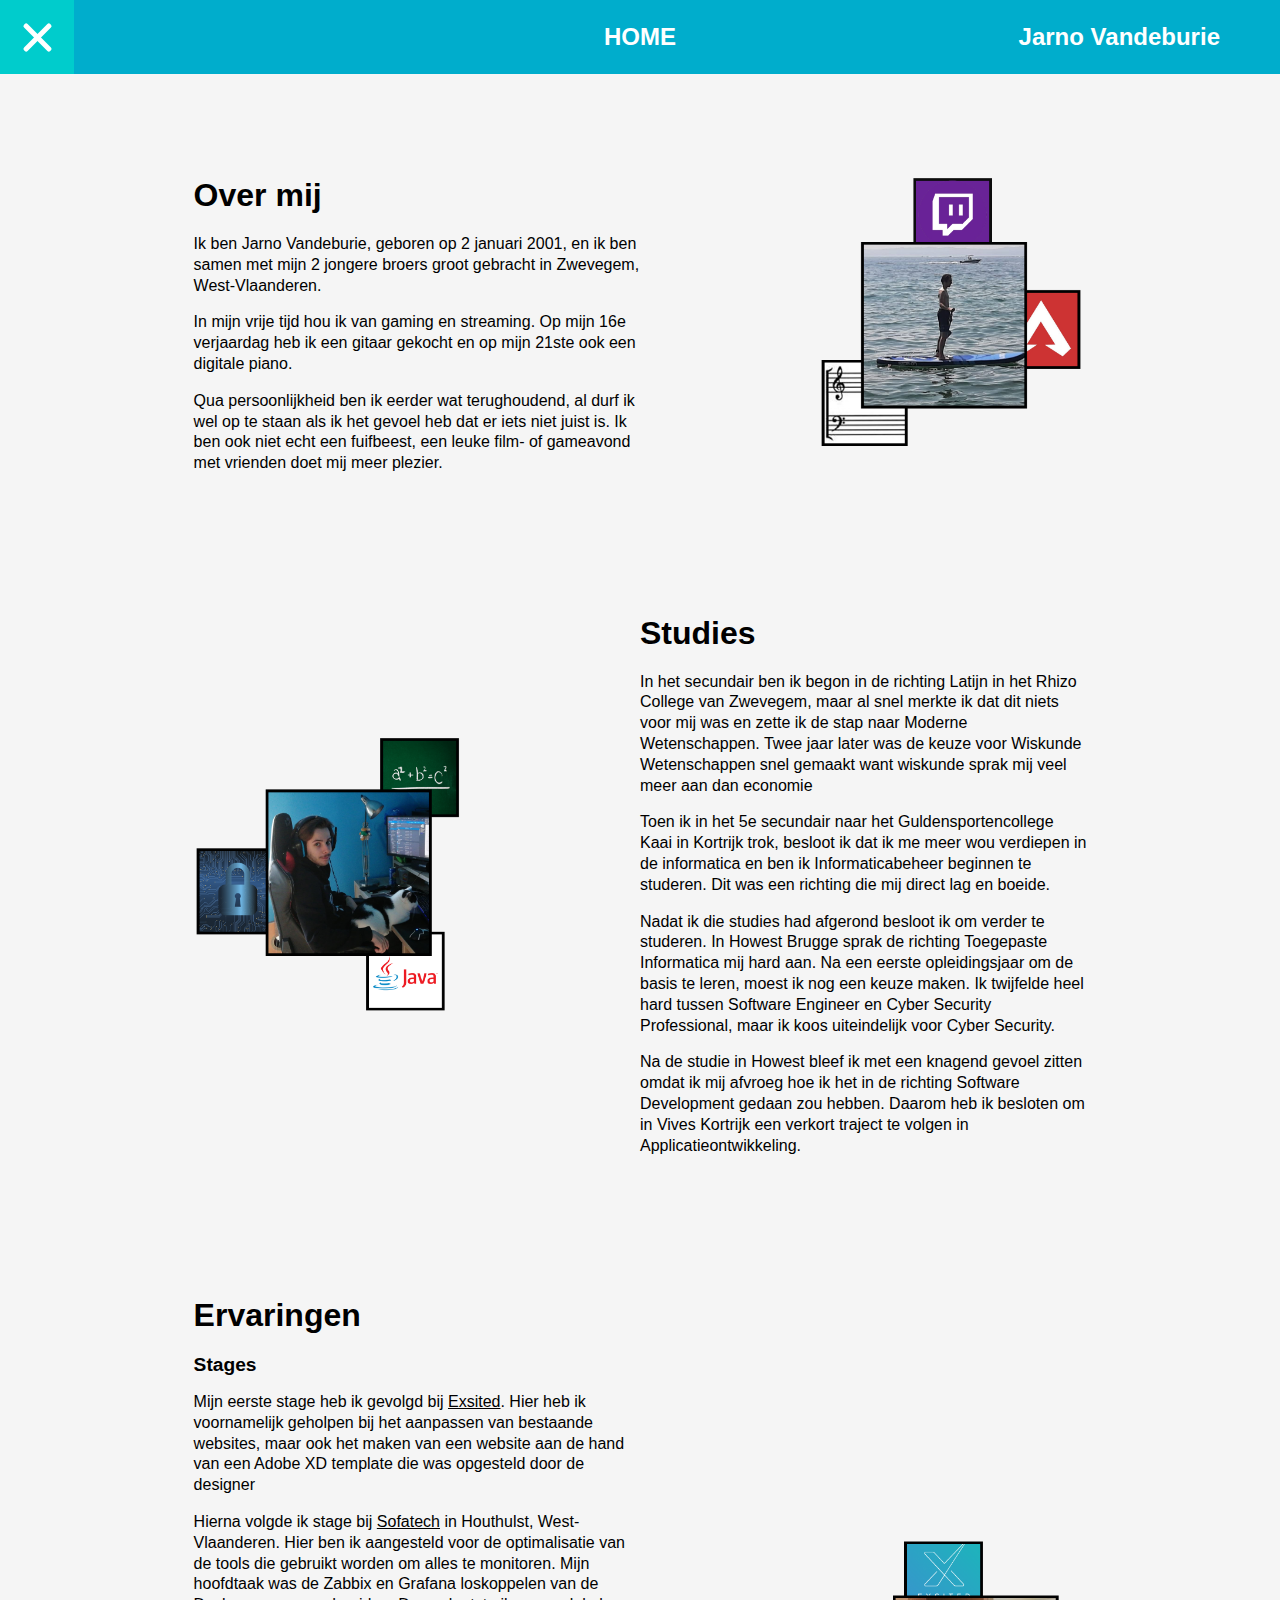
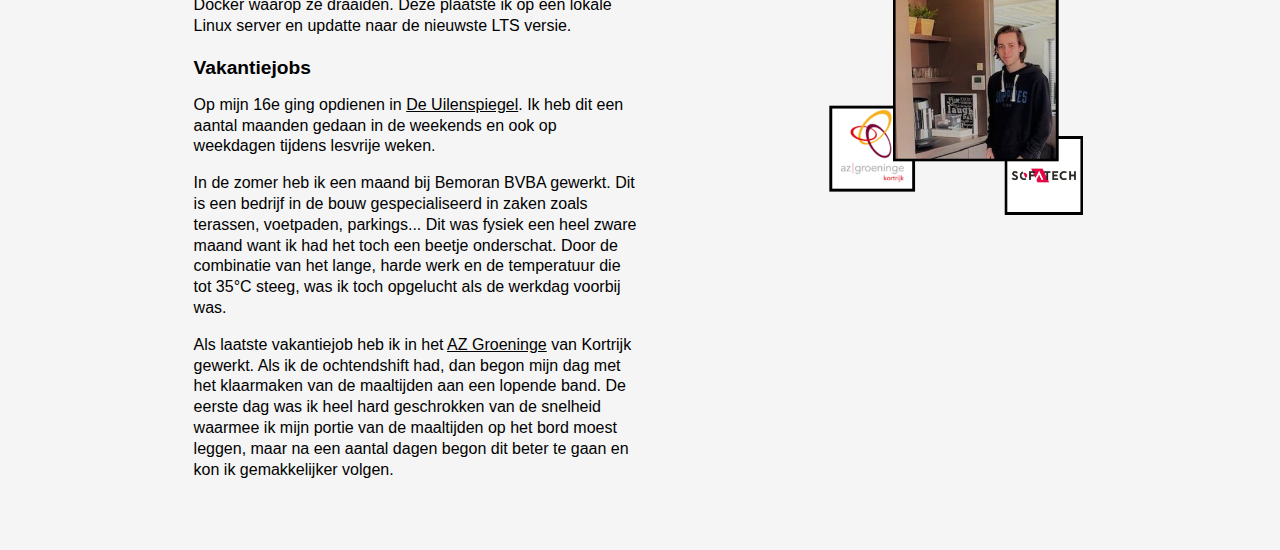
<file: index.html>
<!doctype html>
<html lang="en">

<head>
    <meta charset="UTF-8">
    <meta name="viewport"
        content="width=device-width, user-scalable=no, initial-scale=1.0, maximum-scale=1.0, minimum-scale=1.0">
    <meta http-equiv="X-UA-Compatible" content="ie=edge">
    <link rel="stylesheet" href="assets/css/home.css" />
    <title>Home</title>
</head>

<body>

    <header>
        <div class="sidebar">
        </div>

        <p>Home</p>
        <p><a href="index.html">Jarno Vandeburie</a></p>
    </header>

    <main>
        <section>
            <div>
                <h1>Over mij</h1>
                <p>Ik ben Jarno Vandeburie, geboren op 2 januari 2001, en ik ben samen met mijn 2 jongere broers groot
                    gebracht in Zwevegem, West-Vlaanderen.</p>
                <p>In mijn vrije tijd hou ik van gaming en streaming. Op mijn 16e verjaardag heb ik een gitaar gekocht
                    en op mijn 21ste ook een digitale piano.</p>
                <p>Qua persoonlijkheid ben ik eerder wat terughoudend, al durf ik wel op te staan als ik het gevoel heb
                    dat er iets niet juist is. Ik ben ook niet echt een fuifbeest, een leuke film- of gameavond met
                    vrienden doet mij meer plezier.</p>
            </div>
            <img src="assets/images/over-mij.png" alt="">
        </section>

        <section class="reverse">
            <div>
                <h1>Studies</h1>
                <p>In het secundair ben ik begon in de richting Latijn in het Rhizo College van Zwevegem, maar al snel
                    merkte ik dat dit niets voor mij was en zette ik de stap naar Moderne Wetenschappen. Twee jaar later
                    was de keuze voor Wiskunde Wetenschappen snel gemaakt want wiskunde sprak mij veel meer aan dan
                    economie</p>
                <p>Toen ik in het 5e secundair naar het Guldensportencollege Kaai in Kortrijk trok, besloot ik dat ik me
                    meer wou verdiepen in de informatica en ben ik Informaticabeheer beginnen te studeren. Dit was een
                    richting die mij direct lag en boeide.</p>
                <p>Nadat ik die studies had afgerond besloot ik om verder te studeren. In Howest Brugge sprak de
                    richting Toegepaste Informatica mij hard aan. Na een eerste opleidingsjaar om de basis te leren,
                    moest ik nog een keuze maken. Ik twijfelde heel hard tussen Software Engineer en Cyber Security
                    Professional, maar ik koos uiteindelijk voor Cyber Security.</p>
                <p>Na de studie in Howest bleef ik met een knagend gevoel zitten omdat ik mij afvroeg hoe ik het in de
                    richting Software Development gedaan zou hebben. Daarom heb ik besloten om in Vives Kortrijk een
                    verkort traject te volgen in Applicatieontwikkeling.</p>
            </div>
            <img src="assets/images/studies.png" alt="">
        </section>

        <section>
            <div>
                <h1>Ervaringen</h1>
                <h2>Stages</h2>
                <p>Mijn eerste stage heb ik gevolgd bij <a href="https://exsited.be" target="_blank">Exsited</a>. Hier
                    heb ik voornamelijk geholpen bij het aanpassen van bestaande websites, maar ook het maken van een
                    website aan de hand van een Adobe XD template die was opgesteld door de designer</p>
                <p>Hierna volgde ik stage bij <a href="https://www.sofatech.be/nl/home" target="_blank">Sofatech</a> in
                    Houthulst, West-Vlaanderen. Hier ben ik aangesteld voor de optimalisatie van de tools die gebruikt
                    worden om alles te monitoren. Mijn hoofdtaak was de Zabbix en Grafana loskoppelen van de Docker
                    waarop ze draaiden. Deze plaatste ik op een lokale Linux server en updatte naar de nieuwste LTS
                    versie.</p>
                <h2>Vakantiejobs</h2>
                <p>Op mijn 16e ging opdienen in <a href="https://www.uilenspiegel-zwevegem.be" target="_blank">De
                        Uilenspiegel</a>. Ik heb dit een aantal maanden gedaan in de weekends en ook op weekdagen
                    tijdens lesvrije weken.</p>
                <p>In de zomer heb ik een maand bij Bemoran BVBA gewerkt. Dit is een bedrijf in de bouw gespecialiseerd
                    in zaken zoals terassen, voetpaden, parkings... Dit was fysiek een heel zware maand want ik had het
                    toch een beetje onderschat. Door de combinatie van het lange, harde werk en de temperatuur die tot
                    35°C steeg, was ik toch opgelucht als de werkdag voorbij was.</p>
                <p>Als laatste vakantiejob heb ik in het <a href="https://www.azgroeninge.be/nl" target="_blank">AZ
                        Groeninge</a> van Kortrijk gewerkt. Als ik de ochtendshift had, dan begon mijn dag met het
                    klaarmaken van de maaltijden aan een lopende band. De eerste dag was ik heel hard geschrokken van de
                    snelheid waarmee ik mijn portie van de maaltijden op het bord moest leggen, maar na een aantal dagen
                    begon dit beter te gaan en kon ik gemakkelijker volgen.</p>
            </div>
            <img src="assets/images/ervaringen.png" alt="">
        </section>
    </main>

    <script src="assets/js/sidemenu.js"></script>
</body>

</html>
</file>
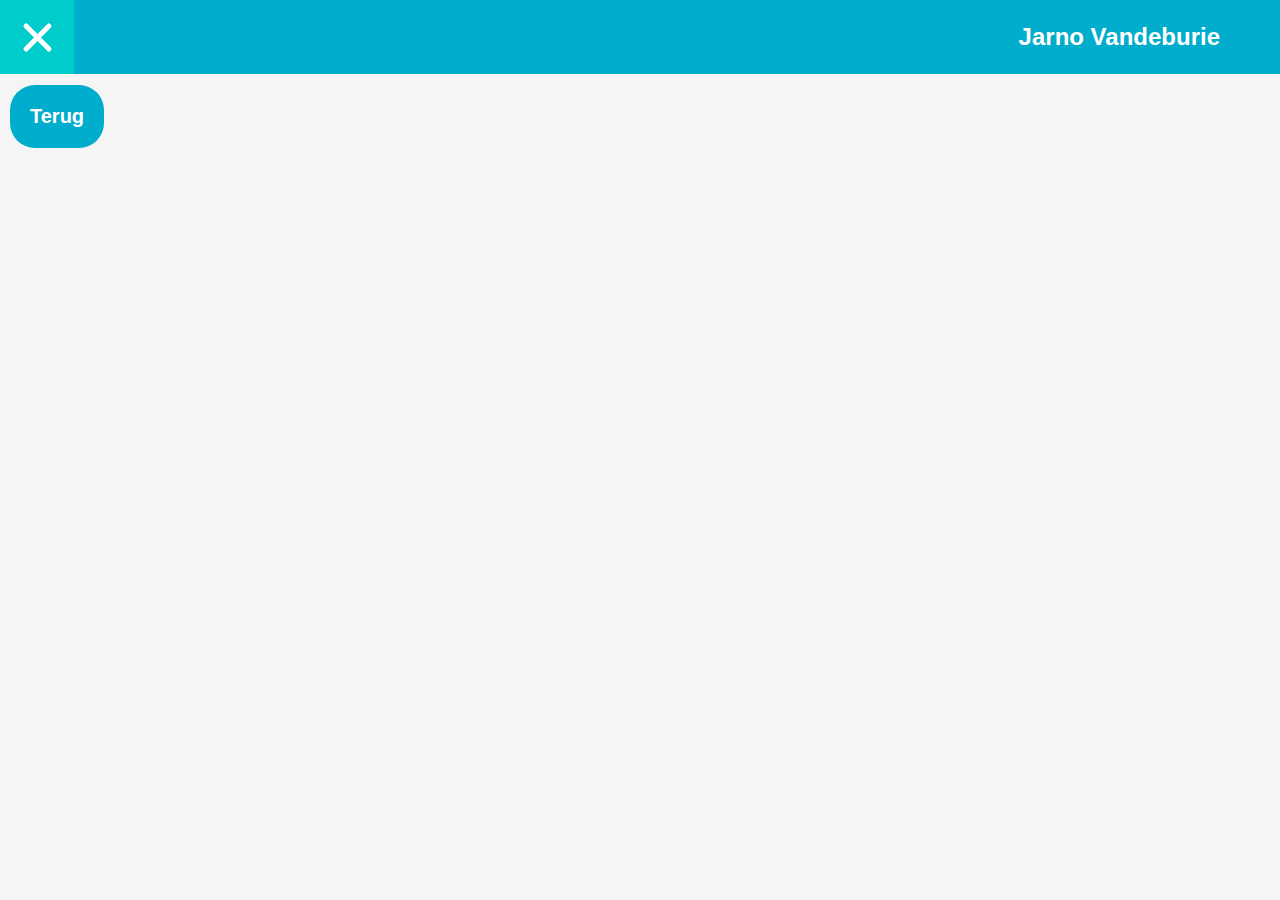
<file: artikel.html>
<!doctype html>
<html lang="en">

<head>
    <meta charset="UTF-8">
    <meta name="viewport"
        content="width=device-width, user-scalable=no, initial-scale=1.0, maximum-scale=1.0, minimum-scale=1.0">
    <meta http-equiv="X-UA-Compatible" content="ie=edge">
    <link rel="stylesheet" href="assets/css/articles.css" />
    <title id="pagetitle"></title>
</head>

<body>

    <header>
        <div class="sidebar">
        </div>

        <p><a href="index.html">Jarno Vandeburie</a></p>
    </header>

    <main>
        <section id="back">
            <a href="artikelen.html">Terug</a>
        </section>
        <section id="article">

        </section>
    </main>

    <script src="assets/js/sidemenu.js"></script>
    <script src="assets/js/displayArticle.js"></script>
</body>

</html>
</file>
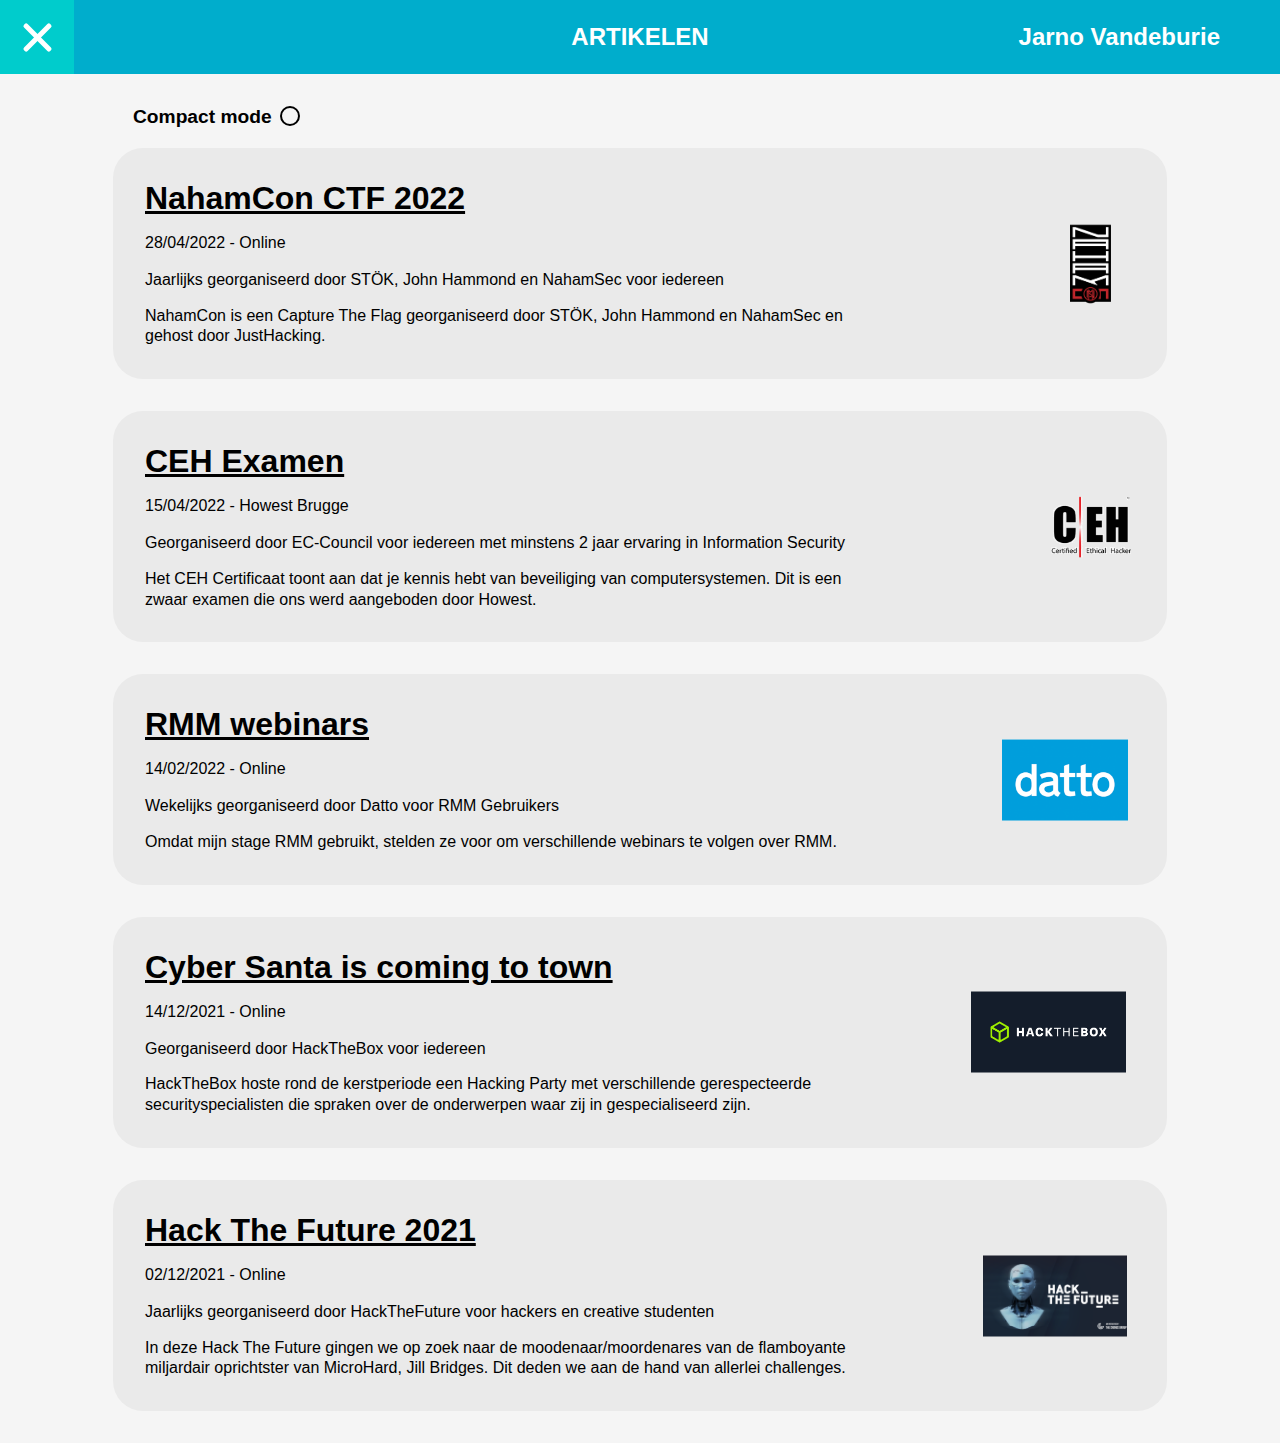
<file: artikelen.html>
<!doctype html>
<html lang="en">

<head>
    <meta charset="UTF-8">
    <meta name="viewport"
        content="width=device-width, user-scalable=no, initial-scale=1.0, maximum-scale=1.0, minimum-scale=1.0">
    <meta http-equiv="X-UA-Compatible" content="ie=edge">
    <link rel="stylesheet" href="assets/css/articles.css" />
    <title>Artikelen</title>
</head>

<body>


    <header>
        <div class="sidebar">
        </div>

        <p>Artikelen</p>
        <p><a href="index.html">Jarno Vandeburie</a></p>
    </header>

    <main>
        <div>
            <label for="compact">Compact mode</label>
            <input type="checkbox" id="compact">
        </div>
        <section id="articles" class="list">
        </section>
    </main>

    <script src="assets/js/sidemenu.js"></script>
    <script src="assets/js/generateArticleList.js"></script>
</body>

</html>
</file>
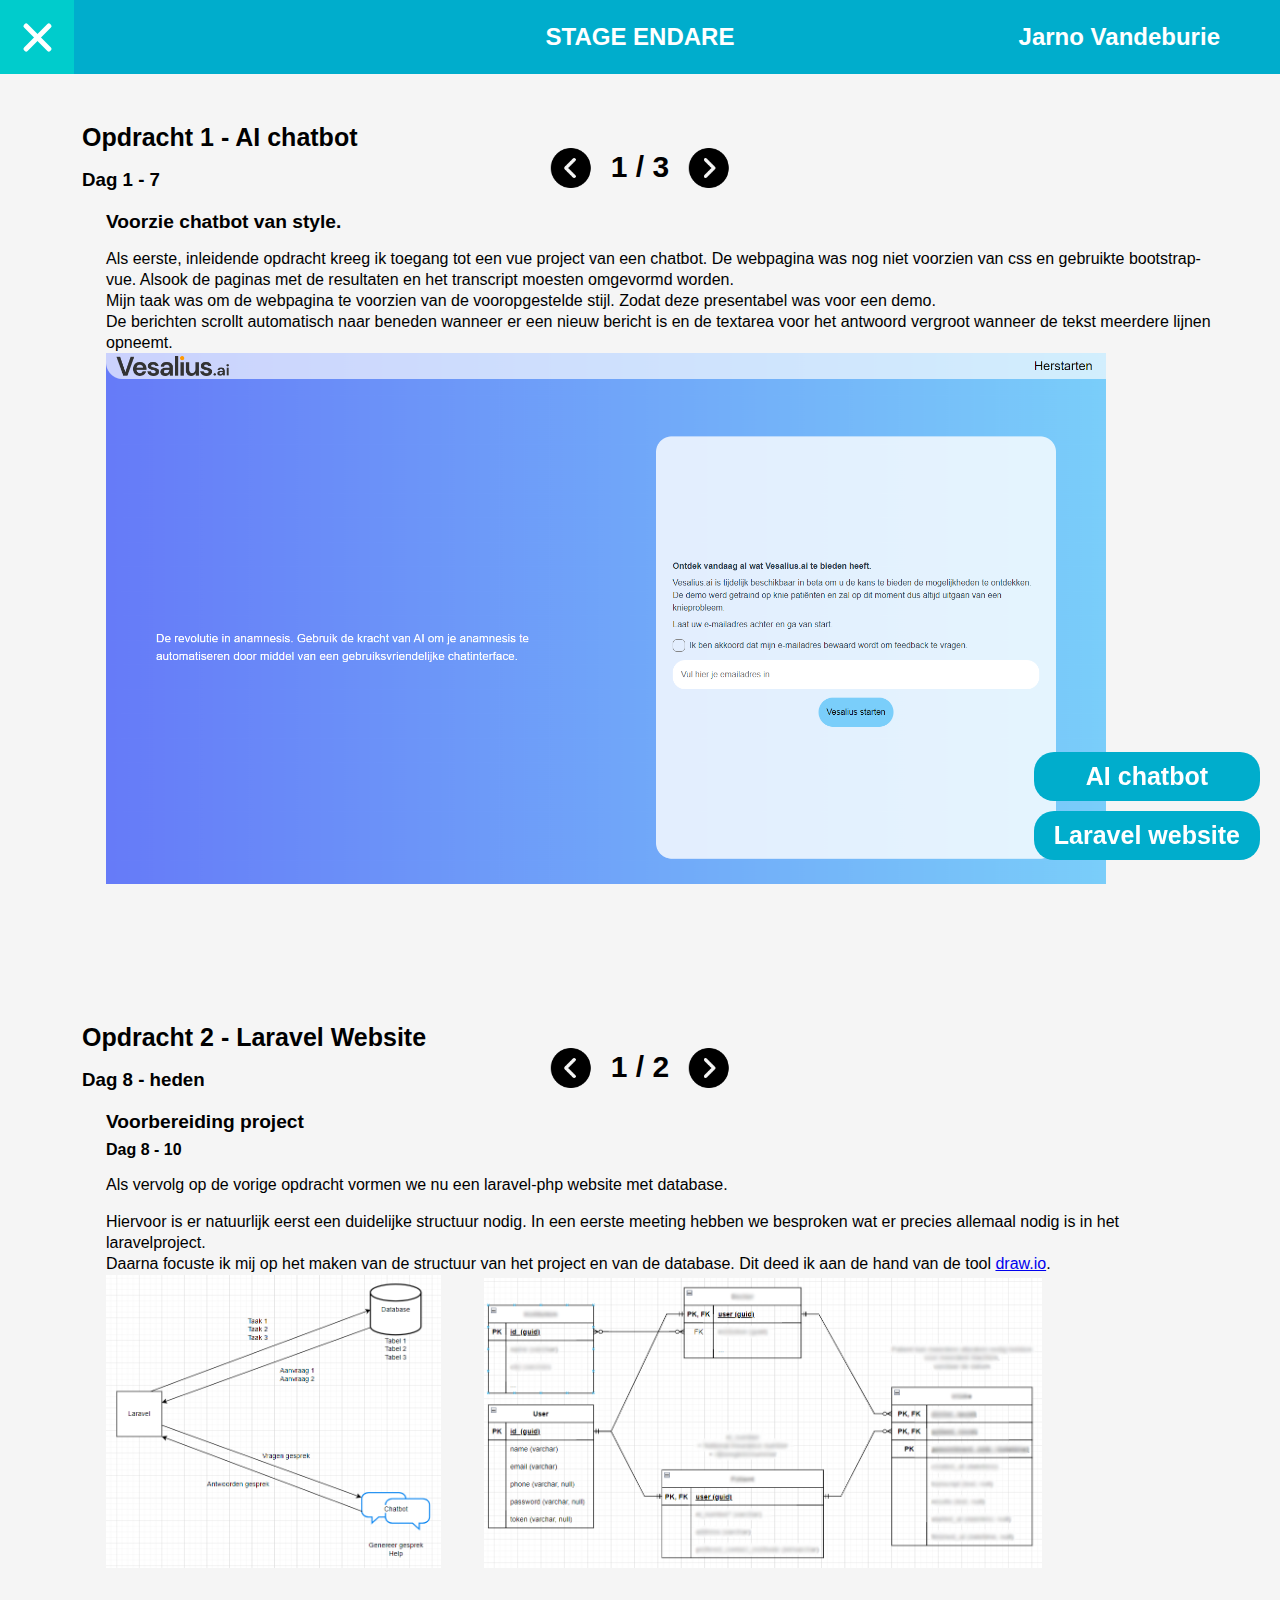
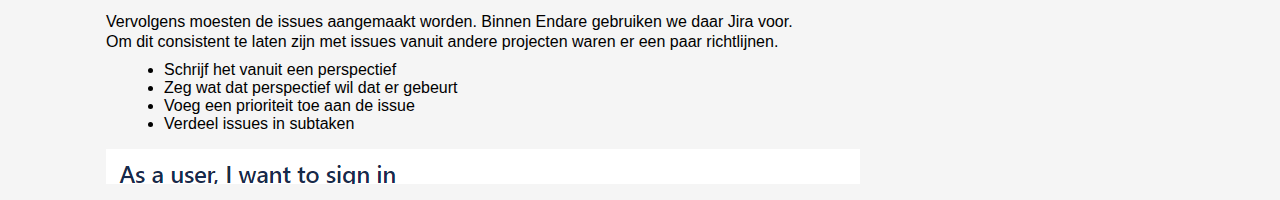
<file: endare.html>
<!DOCTYPE html>
<html lang="en">

<head>
    <meta charset="UTF-8">
    <meta name="viewport" content="width=device-width, initial-scale=1.0">
    <link rel="stylesheet" href="assets/css/endare.css" />
    <link rel="stylesheet" href="assets/css/carousel.css" />
    <title>Endare</title>
</head>

<body>

    <header>
        <div class="sidebar">
        </div>
        <p>Stage Endare</p>
        <p><a href="index.html">Jarno Vandeburie</a></p>
    </header>

    <nav class="scrollbar">
        <ul>
            <li><a href="#opdracht1">AI chatbot</a></li>
            <li><a href="#opdracht2">Laravel website</a></li>
        </ul>
    </nav>

    <main>
        <div class="opdracht">
            <div id="opdracht1">
                <h1>Opdracht 1 - AI chatbot</h1>
                <h3>Dag 1 - 7</h3>

                <div class="carousel">
                    <div class="carousel-item">
                        <div>
                            <h2>Voorzie chatbot van style.</h2>
                            <div>
                                <div>
                                    <p>
                                        Als eerste, inleidende opdracht kreeg ik toegang tot een vue project van een
                                        chatbot. De webpagina was nog niet voorzien van css en gebruikte bootstrap-vue.
                                        Alsook de paginas met de resultaten en het transcript moesten omgevormd worden.
                                        <br>
                                        Mijn taak was om de webpagina te voorzien van de vooropgestelde stijl. Zodat
                                        deze presentabel was voor een demo.<br>
                                        De berichten scrollt automatisch naar beneden wanneer er een nieuw bericht is en
                                        de textarea voor het antwoord vergroot wanneer de tekst meerdere lijnen opneemt.
                                    </p>
                                </div>

                                <img id="chatbot-img1" src="assets/images/stage_endare/chatbot/email.png">
                            </div>
                        </div>
                    </div>
                    <div class="carousel-item">
                        <div>
                            <div>
                                <h2>Maak de site responsive</h2>
                                <p>Verder is de site ook volledig responsive. Det heb ik gedaan met view width en view
                                    height
                                    maar ook
                                    met mediaqueries.</p>
                            </div>
                            <div class="vertical-middle">
                                <img style="margin-right: 64px;" src="assets/images/stage_endare/chatbot/resolutie2.png"
                                    width="60%">
                                <img src="assets/images/stage_endare/chatbot/resolutie1.png" height="700">
                            </div>
                        </div>
                    </div>
                    <div class="carousel-item">
                        <div>
                            <div>
                                <h2>Grootste uitdagingen</h2>
                                <p>Wanneer de user of de ai een bericht stuurt, dan moet er automatisch gescrold worden.
                                    Wanneer de ai een antwoord aan het typen is, dan wordt de tekst geleidelijk getoond
                                    en
                                    moet er dus steeds gescrold worden wanneer het tekstvak vergroot.</p>
                                <p>De oplossing hiervoor waren observers.<br>
                                    Wanneer een bericht wordt toegevoegd aan de container "messages", dan wordt dat
                                    gedetecteerd door een MutationObserver. Deze scrolt dan helemaal naar het einde van
                                    de
                                    container. <br>
                                    Maar ook wordt er een ResizeObserver gelinkt aan het nieuwe bericht. Wanneer
                                    het bericht groter wordt, dan wordt er automatisch naar beneden gescrold.<br>
                                    Deze ResizeObserver heeft er ook voor gezorgd dat als je het venster verkleint of
                                    vergroot, dat er automatisch naar beneden gescrold wordt.
                                </p>
                            </div>
                            <img src="assets/images/stage_endare/chatbot/code_snippet_observers.png" height="600">
                        </div>
                    </div>
                </div>
            </div>
        </div>

        <div class="opdracht">
            <div id="opdracht2">
                <h1>Opdracht 2 - Laravel Website</h1>
                <h3>Dag 8 - heden</h3>

                <div class="carousel">
                    <div class="carousel-item-container">
                        <div class="carousel-item">
                            <div>
                                <h2>Voorbereiding project</h2>
                                <h3>Dag 8 - 10</h3>
                                <div>
                                    <div>
                                        <p>
                                            Als vervolg op de vorige opdracht vormen we nu een laravel-php website met
                                            database.
                                        </p>
                                        <p>
                                            Hiervoor is er natuurlijk eerst een duidelijke structuur nodig. In een
                                            eerste meeting hebben we besproken wat er precies allemaal nodig is in het
                                            laravelproject. <br> Daarna focuste ik mij op het maken van de structuur van
                                            het project en van de database. Dit deed ik aan de hand van de tool <a
                                                href="https://www.draw.io" target="_blank">draw.io</a>.
                                        </p>
                                        <div style="margin-bottom: 40px;">
                                            <img src="assets/images/stage_endare/laravel_website/project_structure.png"
                                                width="30%" style="margin-right: 3vw;">
                                            <img src="assets/images/stage_endare/laravel_website/database_model.png"
                                                width="50%">
                                        </div>
                                        <p>
                                            Vervolgens moesten de issues aangemaakt worden. Binnen Endare gebruiken we
                                            daar Jira voor.<br>
                                            Om dit consistent te laten zijn met issues vanuit andere projecten waren er
                                            een paar richtlijnen.
                                        </p>
                                        <ul>
                                            <li>Schrijf het vanuit een perspectief</li>
                                            <li>Zeg wat dat perspectief wil dat er gebeurt</li>
                                            <li>Voeg een prioriteit toe aan de issue</li>
                                            <li>Verdeel issues in subtaken</li>
                                        </ul>
                                        <img src="assets/images/stage_endare/laravel_website/jira_issue.png">
                                    </div>

                                </div>
                            </div>

                        </div>

                        <div class="carousel-item">

                        </div>
                    </div>
                </div>
            </div>
        </div>

    </main>
</body>

<script src="assets/js/sidemenu.js"></script>
<script src="assets/js/carousel.js"></script>
<script src="assets/js/endare.js"></script>

</html>
</file>
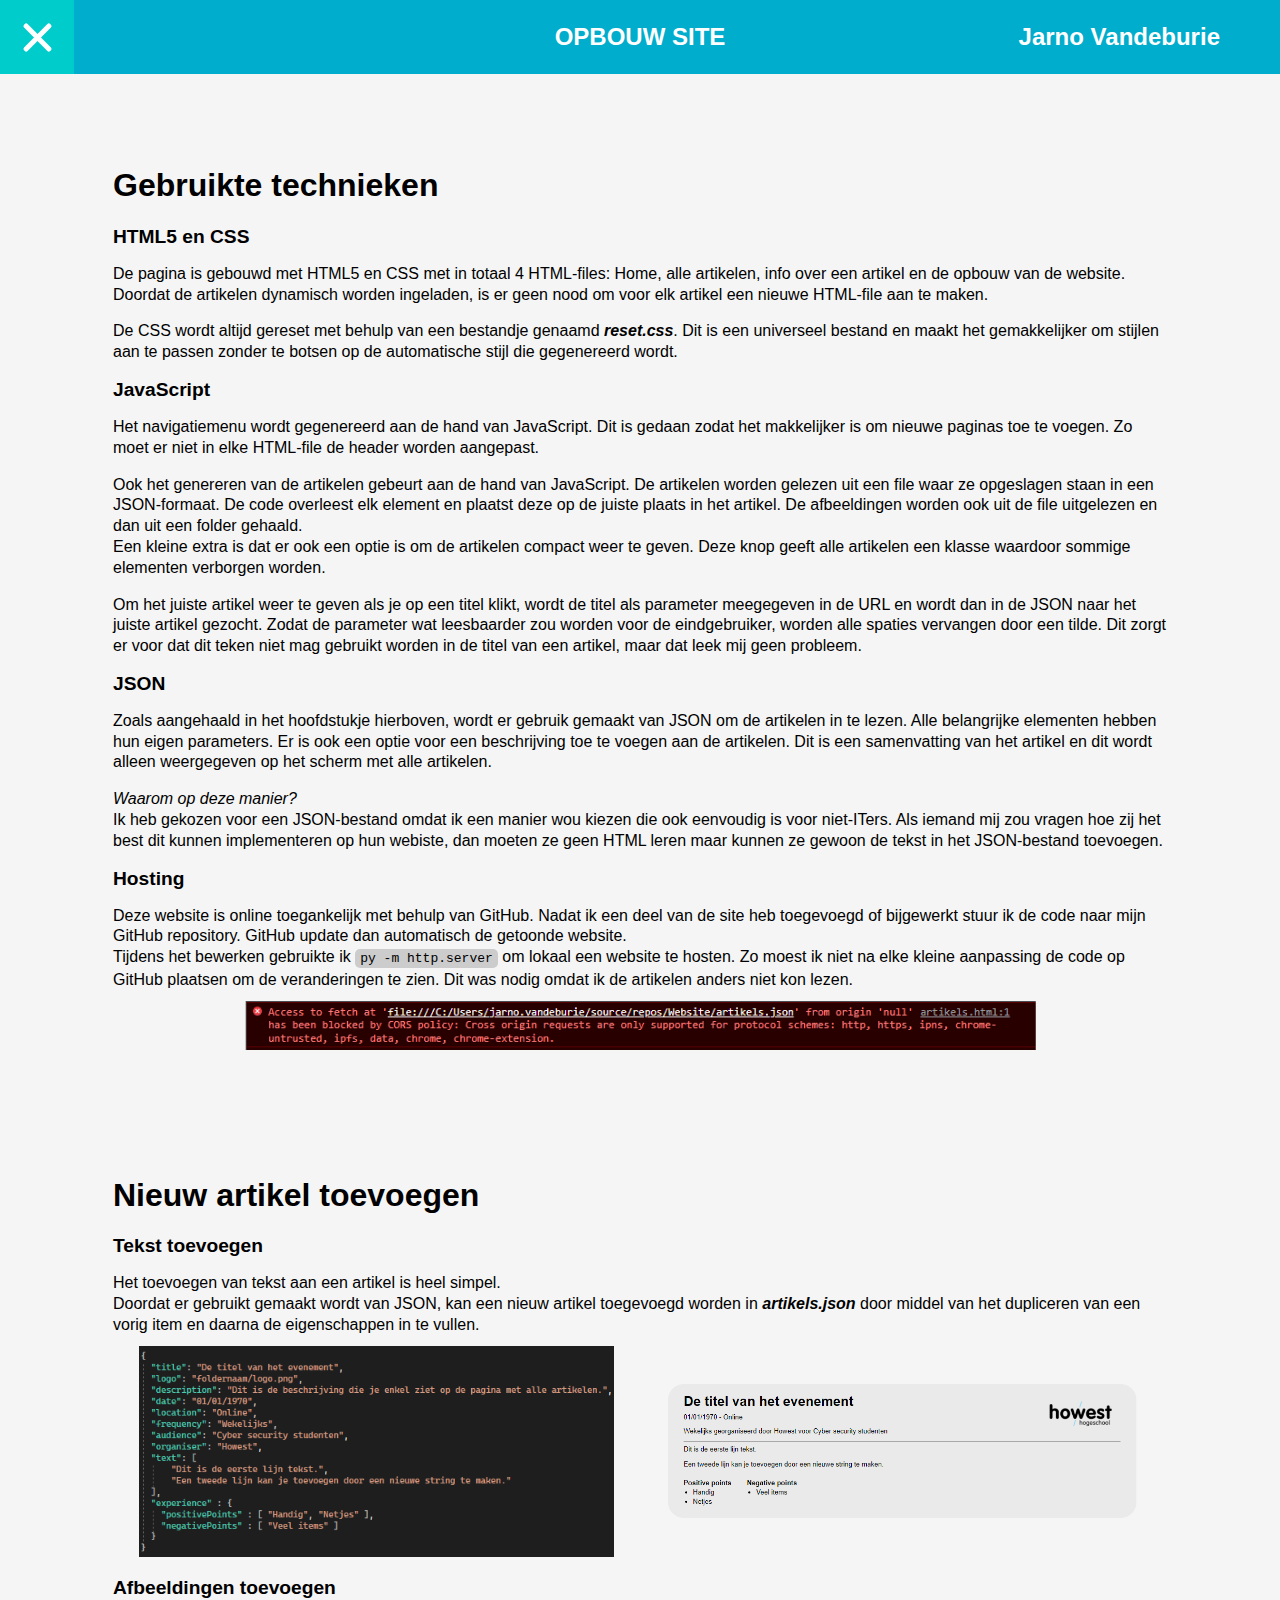
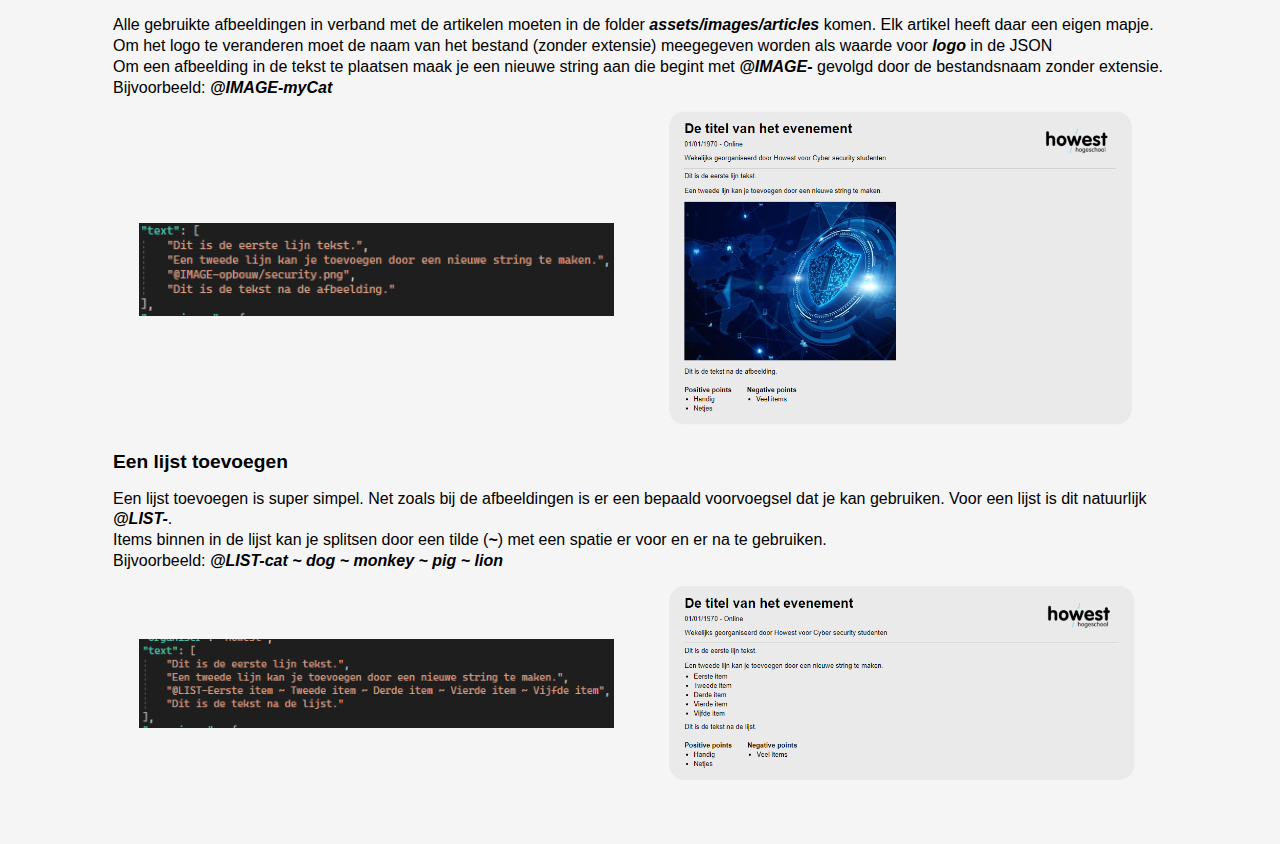
<file: opbouw.html>
<!doctype html>
<html lang="en">

<head>
    <meta charset="UTF-8">
    <meta name="viewport"
        content="width=device-width, user-scalable=no, initial-scale=1.0, maximum-scale=1.0, minimum-scale=1.0">
    <meta http-equiv="X-UA-Compatible" content="ie=edge">
    <link rel="stylesheet" href="assets/css/opbouw.css" />
    <title>Home</title>
</head>

<body>

    <header>
        <div class="sidebar">
        </div>

        <p>Opbouw site</p>
        <p><a href="index.html">Jarno Vandeburie</a></p>
    </header>

    <main>
        <article>
            <h1>Gebruikte technieken</h1>
            <h2>HTML5 en CSS</h2>
            <p>De pagina is gebouwd met HTML5 en CSS met in totaal 4 HTML-files: Home, alle artikelen, info over een
                artikel en de opbouw van de website.
                <br> Doordat de artikelen dynamisch worden ingeladen, is er geen nood om voor elk artikel een nieuwe
                HTML-file aan te maken.
            </p>
            <p>De CSS wordt altijd gereset met behulp van een bestandje genaamd <span>reset.css</span>. Dit is een
                universeel bestand en maakt het gemakkelijker om stijlen aan te passen zonder te botsen op de
                automatische stijl die gegenereerd wordt.</p>

            <h2>JavaScript</h2>
            <p>Het navigatiemenu wordt gegenereerd aan de hand van JavaScript. Dit is gedaan zodat het makkelijker is om
                nieuwe paginas toe te voegen. Zo moet er niet in elke HTML-file de header worden aangepast.</p>
            <p>Ook het genereren van de artikelen gebeurt aan de hand van JavaScript. De artikelen worden gelezen uit
                een file waar ze opgeslagen staan in een JSON-formaat. De code overleest elk element en plaatst deze op
                de juiste plaats in het artikel. De afbeeldingen worden ook uit de file uitgelezen en dan uit een folder
                gehaald.
                <br>Een kleine extra is dat er ook een optie is om de artikelen compact weer te geven. Deze knop geeft
                alle artikelen een klasse waardoor sommige elementen verborgen worden.
            </p>
            <p>Om het juiste artikel weer te geven als je op een titel klikt, wordt de titel als parameter meegegeven in
                de URL en wordt dan in de JSON naar het juiste artikel gezocht. Zodat de parameter wat leesbaarder zou
                worden voor de eindgebruiker, worden alle spaties vervangen door een tilde. Dit zorgt er voor dat dit
                teken niet mag gebruikt worden in de titel van een artikel, maar dat leek mij geen probleem.</p>

            <h2>JSON</h2>
            <p>Zoals aangehaald in het hoofdstukje hierboven, wordt er gebruik gemaakt van JSON om de artikelen in te
                lezen. Alle belangrijke elementen hebben hun eigen parameters. Er is ook een optie voor een beschrijving
                toe te voegen aan de artikelen. Dit is een samenvatting van het artikel en dit wordt alleen weergegeven
                op het scherm met alle artikelen.</p>
            <p><i>Waarom op deze manier?</i><br>Ik heb gekozen voor een JSON-bestand omdat ik een manier wou kiezen die
                ook eenvoudig is voor niet-ITers. Als iemand mij zou vragen hoe zij het best dit kunnen implementeren op
                hun webiste, dan moeten ze geen HTML leren maar kunnen ze gewoon de tekst in het JSON-bestand toevoegen.
            </p>

            <h2>Hosting</h2>
            <p>Deze website is online toegankelijk met behulp van GitHub. Nadat ik een deel van de site heb toegevoegd
                of bijgewerkt stuur ik de code naar mijn GitHub repository. GitHub update dan automatisch de getoonde
                website.
                <br>Tijdens het bewerken gebruikte ik <code>py -m http.server</code> om lokaal een website te hosten. Zo
                moest ik niet na elke kleine aanpassing de code op GitHub plaatsen om de veranderingen te zien. Dit was
                nodig omdat ik de artikelen anders niet kon lezen.
                <img src="assets/images/opbouw/error.PNG" alt="">
        </article>

        <article>
            <h1>Nieuw artikel toevoegen</h1>
            <h2>Tekst toevoegen</h2>
            <p>Het toevoegen van tekst aan een artikel is heel simpel.
                <br> Doordat er gebruikt gemaakt wordt van JSON, kan een nieuw artikel toegevoegd worden in
                <span>artikels.json</span> door middel van het dupliceren van een vorig item en daarna de eigenschappen
                in te vullen.
            </p>

            <div class="imagegroup">
                <img src="assets/images/opbouw/tekst.PNG" alt="">
                <img src="assets/images/opbouw/tekst_result.PNG" alt="">
            </div>

            <h2>Afbeeldingen toevoegen</h2>
            <p>Alle gebruikte afbeeldingen in verband met de artikelen moeten in de folder
                <span>assets/images/articles</span> komen. Elk artikel heeft daar een eigen mapje.
                <br> Om het logo te veranderen moet de naam van het bestand (zonder extensie) meegegeven worden als
                waarde voor <span>logo</span> in de JSON
                <br> Om een afbeelding in de tekst te plaatsen maak je een nieuwe string aan die begint met
                <span>@IMAGE-</span> gevolgd door de bestandsnaam zonder extensie. Bijvoorbeeld:
                <span>@IMAGE-myCat</span>
            </p>

            <div class="imagegroup">
                <img src="assets/images/opbouw/afbeelding.PNG" alt="">
                <img src="assets/images/opbouw/afbeelding_result.PNG" alt="">
            </div>

            <h2>Een lijst toevoegen</h2>
            <p> Een lijst toevoegen is super simpel. Net zoals bij de afbeeldingen is er een bepaald voorvoegsel dat je
                kan gebruiken. Voor een lijst is dit natuurlijk <span>@LIST-</span>.
                <br> Items binnen in de lijst kan je splitsen door een tilde (<span>~</span>) met een spatie er voor en
                er na te gebruiken.
                <br> Bijvoorbeeld: <span>@LIST-cat ~ dog ~ monkey ~ pig ~ lion</span>
            </p>

            <div class="imagegroup">
                <img src="assets/images/opbouw/lijst.PNG" alt="">
                <img src="assets/images/opbouw/lijst_result.PNG" alt="">
            </div>
        </article>

    </main>

    <script src="assets/js/sidemenu.js"></script>
</body>

</html>
</file>
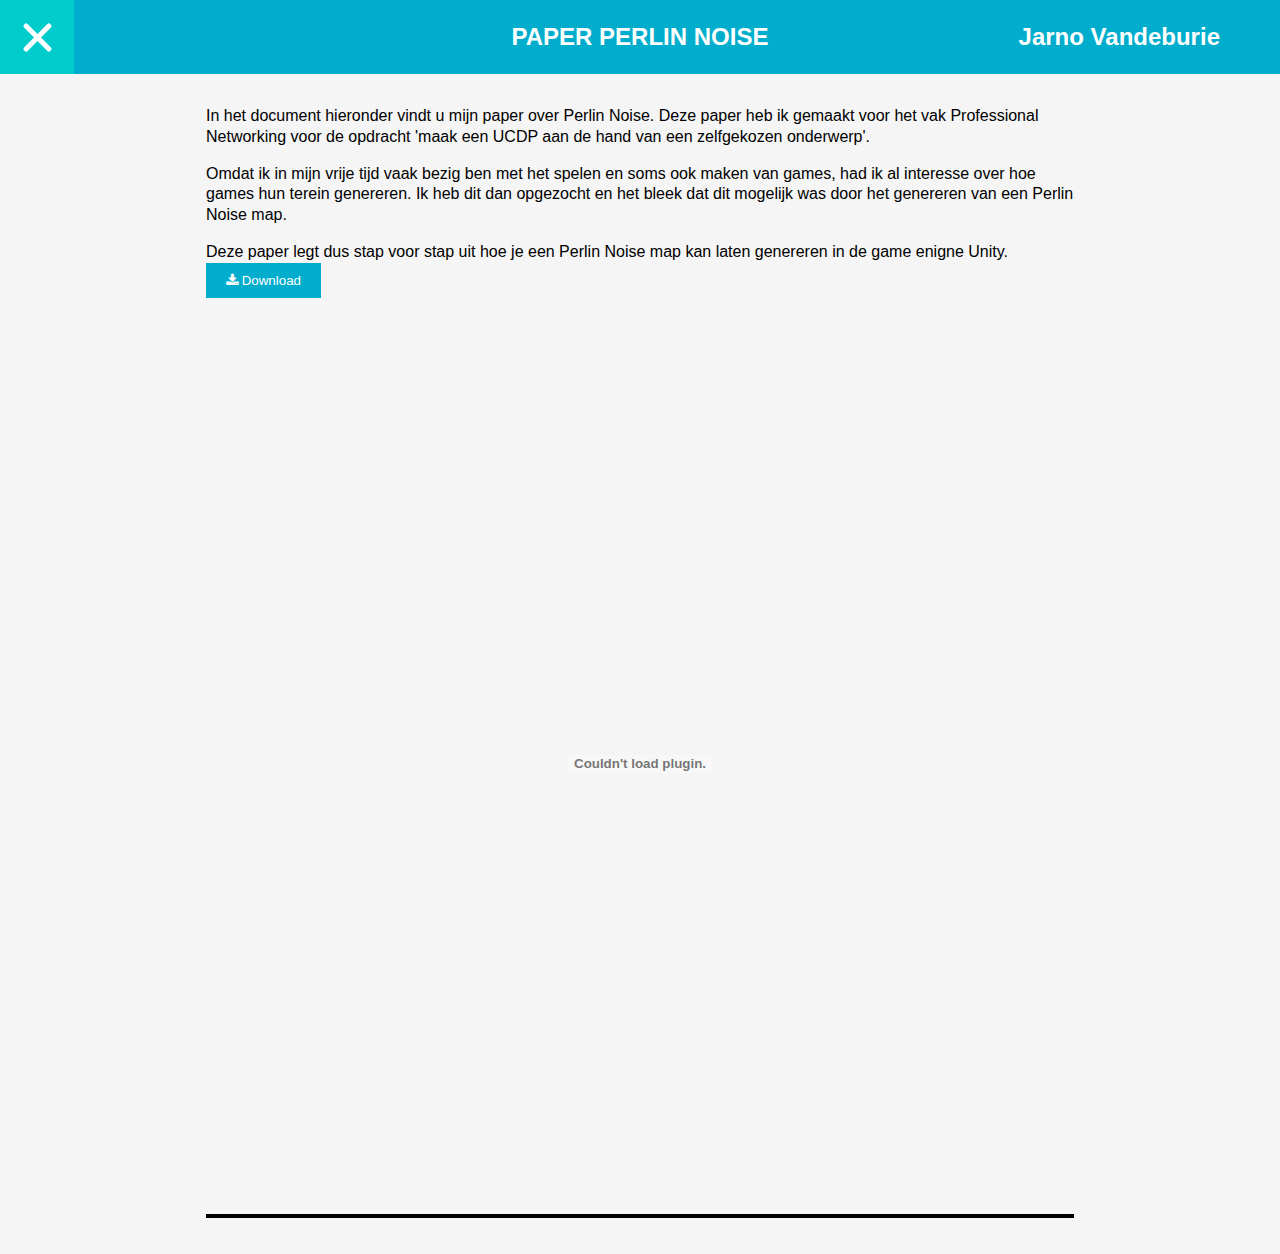
<file: ucdp.html>
<!doctype html>
<html lang="en">

<head>
    <meta charset="UTF-8">
    <meta name="viewport"
        content="width=device-width, user-scalable=no, initial-scale=1.0, maximum-scale=1.0, minimum-scale=1.0">
    <meta http-equiv="X-UA-Compatible" content="ie=edge">
    <link rel="stylesheet" href="assets/css/ucdp.css" />
    <link rel="stylesheet" href="https://cdnjs.cloudflare.com/ajax/libs/font-awesome/4.7.0/css/font-awesome.min.css">
    <title>Home</title>
</head>

<body>

    <header>
        <div class="sidebar">
        </div>

        <p>Paper Perlin Noise</p>
        <p><a href="index.html">Jarno Vandeburie</a></p>
    </header>

    <main>
        <article>
            <p>In het document hieronder vindt u mijn paper over Perlin Noise. Deze paper heb ik gemaakt voor het vak
                Professional Networking voor de opdracht 'maak een UCDP aan de hand van een zelfgekozen onderwerp'.</p>
            <p>Omdat ik in mijn vrije tijd vaak bezig ben met het spelen en soms ook maken van games, had ik al
                interesse over hoe games hun terein genereren. Ik heb dit dan opgezocht en het bleek dat dit mogelijk
                was door het genereren van een Perlin Noise map.</p>
            <p>Deze paper legt dus stap voor stap uit hoe je een Perlin Noise map kan laten genereren in de game enigne
                Unity.</p>

            <a class="download" href="/assets/UCDP.pdf" download="Paper Perlin Noise"><button class="btn-ucdp"
                    id="btn-ucdp"><i class="fa fa-download"></i> Download</button></a>

            <embed src="/assets/UCDP.pdf#view=FitV" type="application/pdf"></embed>



        </article>

    </main>

    <script src="assets/js/sidemenu.js"></script>
</body>

</html>
</file>
<file: assets/css/home.css>
body {
  opacity: 0;
  transition: opacity 0.25s ease-in-out;
  font-family: Helvetica, Arial, sans-serif;
  margin: 106px 20px 0 20px;
  background-color: #f5f5f5;
}

a {
  white-space: nowrap;
}

code {
  background-color: #ccc;
  padding: 2px 5px;
  border-radius: 5px;
}

li {
  list-style-type: initial;
  margin-left: 18px;
}

h2 {
  font-size: 1.2rem;
  font-weight: bold;
  margin-bottom: 15px;
}

h3 {
  font-weight: bold;
  margin-bottom: 5px;
}

main {
  width: 85%;
  margin-left: auto;
  margin-right: auto;
}
main p {
  line-height: 1.3rem;
  margin-bottom: 0;
}

article,
form {
  border-radius: 30px;
}

header {
  top: 0;
  left: 0;
  width: 100vw;
  position: fixed;
  background-color: #00adcc;
  height: 74px;
  font-size: 1.5rem;
  font-weight: bold;
  display: flex;
  justify-content: space-between;
  align-items: center;
  color: white;
  text-transform: uppercase;
  z-index: 2;
}
header > * {
  width: 33.3%;
}
header > p {
  text-align: center;
  margin: 0;
  font-size: 1.5rem;
}
header > p a {
  color: white;
  text-decoration: none;
  text-transform: none;
  float: right;
  padding-right: 30px;
}
header a {
  margin-right: 30px;
}
header > div {
  display: inline-block;
}
header > div:last-child {
  float: right;
  padding-right: 20px;
}

label,
form > div {
  display: inline-block;
}

input {
  margin-right: 10px;
}

form {
  margin-bottom: 20px;
}

span {
  font-style: italic;
  font-weight: bold;
}

@media only screen and (max-width: 700px) {
  header > a,
  header > p {
    font-size: 1rem;
  }
}
@media only screen and (max-width: 450px) {
  header {
    justify-content: space-between;
  }
  header > div {
    width: 10%;
  }
  header > a {
    margin-right: 0;
    padding: 0;
    width: 50%;
  }
}
.hamburger-menu__container,
.nav__item {
  width: 74px;
  height: 74px;
  background-color: #00adcc;
  display: flex;
  align-items: center;
  justify-content: center;
  transition: all 0.2s ease-in;
  cursor: pointer;
}
.hamburger-menu__container:hover,
.nav__item:hover {
  background-color: #00cccc;
}

.hamburger-menu {
  width: 50%;
  position: relative;
}
.hamburger-menu__line {
  background-color: white;
  height: 5px;
  border-radius: 2px;
}
.hamburger-menu__line:first-child, .hamburger-menu__line:last-child {
  width: 100%;
  position: absolute;
  transition: all 0.1s ease-out;
}

.hamburger-menu__line:not(:first-child):not(:last-child) {
  animation-name: hamburger;
  animation-duration: 0.15s;
  animation-delay: 0.15s;
  transform: scaleX(0);
}
.hamburger-menu__line, .hamburger-menu__line:first-child, .hamburger-menu__line:last-child {
  animation-fill-mode: forwards;
}
.hamburger-menu__line:first-child, .hamburger-menu__line:last-child {
  transform-origin: 50%;
  animation-duration: 0.3s;
}
.hamburger-menu__line:first-child {
  top: 0;
  animation-name: hamburgerFirst;
  transform: rotate(45deg);
}
.hamburger-menu__line:last-child {
  top: 0;
  animation-name: hamburgerLast;
  transform: rotate(-45deg);
}

.hamburger-menu--open .hamburger-menu__line:not(:first-child):not(:last-child) {
  animation-name: hamburgerOpen;
  transform: scaleX(100%);
}
.hamburger-menu--open .hamburger-menu__line:first-child {
  top: -10px;
  transform: rotate(0);
  animation-name: hamburgerFirstOpen;
}
.hamburger-menu--open .hamburger-menu__line:last-child {
  top: 10px;
  transform: rotate(0);
  animation-name: hamburgerLastOpen;
}

@keyframes hamburger {
  0% {
    transform: scaleX(0);
  }
  100% {
    transform: scaleX(1);
  }
}
@keyframes hamburgerOpen {
  0% {
    transform: scaleX(1);
  }
  100% {
    transform: scaleX(0);
  }
}
@keyframes hamburgerFirst {
  0% {
    top: 0;
    transform: rotate(45deg);
  }
  50% {
    top: 0;
    transform: rotate(0);
  }
  100% {
    top: 10px;
    transform: rotate(0);
  }
}
@keyframes hamburgerLast {
  0% {
    top: 0;
    transform: rotate(-45deg);
  }
  50% {
    top: 0;
    transform: rotate(0);
  }
  100% {
    top: -10px;
    transform: rotate(0);
  }
}
@keyframes hamburgerFirstOpen {
  0% {
    top: 10px;
    transform: rotate(0);
  }
  50% {
    top: 0;
    transform: rotate(0);
  }
  100% {
    top: 0;
    transform: rotate(45deg);
  }
}
@keyframes hamburgerLastOpen {
  0% {
    top: -12px;
    transform: rotate(0);
  }
  50% {
    top: 0;
    transform: rotate(0);
  }
  100% {
    top: 0;
    transform: rotate(-45deg);
  }
}
.nav__item {
  top: 0;
  position: absolute;
  z-index: -1;
  transition-property: all;
  transition-timing-function: ease-in-out;
}
.nav__item:hover .nav__item-text {
  left: 120%;
  opacity: 1;
}
.nav__item img {
  max-width: 44.4px;
  max-height: 55.5px;
  filter: invert(100%) sepia(0%) saturate(0%) hue-rotate(0deg) brightness(100%) contrast(100%);
}

.nav__item-text {
  color: white;
  background-color: #00cccc;
  position: absolute;
  font-weight: 600;
  left: 90%;
  opacity: 0;
  font-size: 1.25rem;
  white-space: nowrap;
  transition: all 0.3s ease-in-out;
  padding: 16px;
  pointer-events: none;
}

main {
  width: 80%;
  margin-left: auto;
  margin-right: auto;
}
main h2 {
  margin-top: 20px;
  margin-bottom: 5px;
}
main a {
  color: black;
}
main a img {
  width: 10px;
  padding-bottom: 5px;
}

section {
  display: flex;
  justify-content: space-between;
  align-items: center;
  border-radius: 50px;
  padding: 5%;
  margin-bottom: 20px;
}
section > div {
  width: 50%;
}
section > img {
  width: 30%;
}
section h1 {
  font-weight: bold;
  font-size: 2rem;
  margin-bottom: 20px;
}

.reverse {
  flex-direction: row-reverse;
}

@media only screen and (max-width: 1200px) and (min-width: 750px) {
  section > img {
    width: 40%;
  }
}
@media only screen and (max-width: 750px) {
  section {
    display: block;
  }
  section > div {
    width: 100%;
  }
  section > img {
    width: 75%;
    margin-top: 20px;
    margin-left: 50%;
    transform: translateX(-50%);
  }
}

/*# sourceMappingURL=home.css.map */
</file>
<file: assets/css/articles.css>
body {
  opacity: 0;
  transition: opacity 0.25s ease-in-out;
  font-family: Helvetica, Arial, sans-serif;
  margin: 106px 20px 0 20px;
  background-color: #f5f5f5;
}

a {
  white-space: nowrap;
}

code {
  background-color: #ccc;
  padding: 2px 5px;
  border-radius: 5px;
}

li {
  list-style-type: initial;
  margin-left: 18px;
}

h2 {
  font-size: 1.2rem;
  font-weight: bold;
  margin-bottom: 15px;
}

h3 {
  font-weight: bold;
  margin-bottom: 5px;
}

main {
  width: 85%;
  margin-left: auto;
  margin-right: auto;
}
main p {
  line-height: 1.3rem;
  margin-bottom: 0;
}

article,
form {
  border-radius: 30px;
}

header {
  top: 0;
  left: 0;
  width: 100vw;
  position: fixed;
  background-color: #00adcc;
  height: 74px;
  font-size: 1.5rem;
  font-weight: bold;
  display: flex;
  justify-content: space-between;
  align-items: center;
  color: white;
  text-transform: uppercase;
  z-index: 2;
}
header > * {
  width: 33.3%;
}
header > p {
  text-align: center;
  margin: 0;
  font-size: 1.5rem;
}
header > p a {
  color: white;
  text-decoration: none;
  text-transform: none;
  float: right;
  padding-right: 30px;
}
header a {
  margin-right: 30px;
}
header > div {
  display: inline-block;
}
header > div:last-child {
  float: right;
  padding-right: 20px;
}

label,
form > div {
  display: inline-block;
}

input {
  margin-right: 10px;
}

form {
  margin-bottom: 20px;
}

span {
  font-style: italic;
  font-weight: bold;
}

@media only screen and (max-width: 700px) {
  header > a,
  header > p {
    font-size: 1rem;
  }
}
@media only screen and (max-width: 450px) {
  header {
    justify-content: space-between;
  }
  header > div {
    width: 10%;
  }
  header > a {
    margin-right: 0;
    padding: 0;
    width: 50%;
  }
}
.hamburger-menu__container,
.nav__item {
  width: 74px;
  height: 74px;
  background-color: #00adcc;
  display: flex;
  align-items: center;
  justify-content: center;
  transition: all 0.2s ease-in;
  cursor: pointer;
}
.hamburger-menu__container:hover,
.nav__item:hover {
  background-color: #00cccc;
}

.hamburger-menu {
  width: 50%;
  position: relative;
}
.hamburger-menu__line {
  background-color: white;
  height: 5px;
  border-radius: 2px;
}
.hamburger-menu__line:first-child, .hamburger-menu__line:last-child {
  width: 100%;
  position: absolute;
  transition: all 0.1s ease-out;
}

.hamburger-menu__line:not(:first-child):not(:last-child) {
  animation-name: hamburger;
  animation-duration: 0.15s;
  animation-delay: 0.15s;
  transform: scaleX(0);
}
.hamburger-menu__line, .hamburger-menu__line:first-child, .hamburger-menu__line:last-child {
  animation-fill-mode: forwards;
}
.hamburger-menu__line:first-child, .hamburger-menu__line:last-child {
  transform-origin: 50%;
  animation-duration: 0.3s;
}
.hamburger-menu__line:first-child {
  top: 0;
  animation-name: hamburgerFirst;
  transform: rotate(45deg);
}
.hamburger-menu__line:last-child {
  top: 0;
  animation-name: hamburgerLast;
  transform: rotate(-45deg);
}

.hamburger-menu--open .hamburger-menu__line:not(:first-child):not(:last-child) {
  animation-name: hamburgerOpen;
  transform: scaleX(100%);
}
.hamburger-menu--open .hamburger-menu__line:first-child {
  top: -10px;
  transform: rotate(0);
  animation-name: hamburgerFirstOpen;
}
.hamburger-menu--open .hamburger-menu__line:last-child {
  top: 10px;
  transform: rotate(0);
  animation-name: hamburgerLastOpen;
}

@keyframes hamburger {
  0% {
    transform: scaleX(0);
  }
  100% {
    transform: scaleX(1);
  }
}
@keyframes hamburgerOpen {
  0% {
    transform: scaleX(1);
  }
  100% {
    transform: scaleX(0);
  }
}
@keyframes hamburgerFirst {
  0% {
    top: 0;
    transform: rotate(45deg);
  }
  50% {
    top: 0;
    transform: rotate(0);
  }
  100% {
    top: 10px;
    transform: rotate(0);
  }
}
@keyframes hamburgerLast {
  0% {
    top: 0;
    transform: rotate(-45deg);
  }
  50% {
    top: 0;
    transform: rotate(0);
  }
  100% {
    top: -10px;
    transform: rotate(0);
  }
}
@keyframes hamburgerFirstOpen {
  0% {
    top: 10px;
    transform: rotate(0);
  }
  50% {
    top: 0;
    transform: rotate(0);
  }
  100% {
    top: 0;
    transform: rotate(45deg);
  }
}
@keyframes hamburgerLastOpen {
  0% {
    top: -12px;
    transform: rotate(0);
  }
  50% {
    top: 0;
    transform: rotate(0);
  }
  100% {
    top: 0;
    transform: rotate(-45deg);
  }
}
.nav__item {
  top: 0;
  position: absolute;
  z-index: -1;
  transition-property: all;
  transition-timing-function: ease-in-out;
}
.nav__item:hover .nav__item-text {
  left: 120%;
  opacity: 1;
}
.nav__item img {
  max-width: 44.4px;
  max-height: 55.5px;
  filter: invert(100%) sepia(0%) saturate(0%) hue-rotate(0deg) brightness(100%) contrast(100%);
}

.nav__item-text {
  color: white;
  background-color: #00cccc;
  position: absolute;
  font-weight: 600;
  left: 90%;
  opacity: 0;
  font-size: 1.25rem;
  white-space: nowrap;
  transition: all 0.3s ease-in-out;
  padding: 16px;
  pointer-events: none;
}

.topText {
  position: relative;
}
.topText p {
  width: 75%;
}
.topText .topText div {
  width: 90%;
}

.list p:last-child {
  margin-top: 15px;
}

article {
  background-color: #eaeaea;
  margin-bottom: 32px;
  padding: 32px;
  position: relative;
}
article .topText h1 {
  font-size: 2rem;
  margin: 0;
}
article.compact {
  padding: 16px;
  margin-bottom: 16px;
}
article.compact > div > div {
  display: none;
}
article.compact .logo {
  display: none;
}
article.compact .topText h1 {
  font-size: 1.2rem;
}

article img,
.description p:not(:first-child) {
  margin-top: 12px;
  margin-bottom: 0px;
}

.description li {
  margin-top: 5px;
}
.description img {
  max-width: 100%;
}

.experience {
  margin-top: 20px;
  display: flex;
}
.experience > div:first-child {
  margin-right: 30px;
}
.experience li {
  margin-bottom: 5px;
}

.logo {
  margin-top: 0;
  float: right;
  right: 0;
  max-height: 100px;
  max-width: 25%;
  top: 50%;
  transform: translateY(-50%);
  position: absolute;
  display: flex;
  justify-content: center;
}
.logo img {
  margin: 0;
  position: relative;
  max-height: 90px;
  max-width: 90%;
}

#article #logo {
  max-height: 80px;
  max-width: 80%;
}

.titleShort {
  width: fit-content;
  text-decoration: underline;
}
.titleShort:hover {
  cursor: pointer;
  text-decoration: none;
}

label[for=compact] {
  font-weight: bold;
  margin-left: 20px;
  margin-bottom: 20px;
  font-size: 1.2rem;
}

#compact {
  width: 20px;
  height: 20px;
  margin-top: -2px;
  border-radius: 50%;
  vertical-align: middle;
  border: 2px solid black;
  appearance: none;
  outline: none;
  cursor: pointer;
}
#compact:checked {
  background-color: #00adcc;
  border: none;
}

#back {
  top: 85px;
  left: 10px;
  position: fixed;
  display: flex;
  background-color: #00adcc;
  z-index: 1;
  border-radius: 25px;
}
#back a {
  color: white;
  font-size: 1.25rem;
  font-weight: bold;
  padding: 20px;
  color: white;
  text-decoration: none;
}

#back:hover a {
  text-decoration: underline;
}

@media only screen and (max-width: 600px) {
  article:not(.compact) .logo {
    margin-top: 10px;
    display: block;
    float: left;
    position: relative;
    margin-bottom: 0;
    max-width: unset;
    max-height: 75px;
  }
  .topText div {
    display: flex;
    flex-flow: column;
    width: 100%;
    padding-top: 0;
  }
  .topText p {
    width: 100%;
    margin: 20px 0 0 0;
  }
}

/*# sourceMappingURL=articles.css.map */
</file>
<file: assets/css/endare.css>
body {
  opacity: 0;
  transition: opacity 0.25s ease-in-out;
  font-family: Helvetica, Arial, sans-serif;
  margin: 106px 20px 0 20px;
  background-color: #f5f5f5;
}

a {
  white-space: nowrap;
}

code {
  background-color: #ccc;
  padding: 2px 5px;
  border-radius: 5px;
}

li {
  list-style-type: initial;
  margin-left: 18px;
}

h2 {
  font-size: 1.2rem;
  font-weight: bold;
  margin-bottom: 15px;
}

h3 {
  font-weight: bold;
  margin-bottom: 5px;
}

main {
  width: 85%;
  margin-left: auto;
  margin-right: auto;
}
main p {
  line-height: 1.3rem;
  margin-bottom: 0;
}

article,
form {
  border-radius: 30px;
}

header {
  top: 0;
  left: 0;
  width: 100vw;
  position: fixed;
  background-color: #00adcc;
  height: 74px;
  font-size: 1.5rem;
  font-weight: bold;
  display: flex;
  justify-content: space-between;
  align-items: center;
  color: white;
  text-transform: uppercase;
  z-index: 2;
}
header > * {
  width: 33.3%;
}
header > p {
  text-align: center;
  margin: 0;
  font-size: 1.5rem;
}
header > p a {
  color: white;
  text-decoration: none;
  text-transform: none;
  float: right;
  padding-right: 30px;
}
header a {
  margin-right: 30px;
}
header > div {
  display: inline-block;
}
header > div:last-child {
  float: right;
  padding-right: 20px;
}

label,
form > div {
  display: inline-block;
}

input {
  margin-right: 10px;
}

form {
  margin-bottom: 20px;
}

span {
  font-style: italic;
  font-weight: bold;
}

@media only screen and (max-width: 700px) {
  header > a,
  header > p {
    font-size: 1rem;
  }
}
@media only screen and (max-width: 450px) {
  header {
    justify-content: space-between;
  }
  header > div {
    width: 10%;
  }
  header > a {
    margin-right: 0;
    padding: 0;
    width: 50%;
  }
}
.hamburger-menu__container,
.nav__item {
  width: 74px;
  height: 74px;
  background-color: #00adcc;
  display: flex;
  align-items: center;
  justify-content: center;
  transition: all 0.2s ease-in;
  cursor: pointer;
}
.hamburger-menu__container:hover,
.nav__item:hover {
  background-color: #00cccc;
}

.hamburger-menu {
  width: 50%;
  position: relative;
}
.hamburger-menu__line {
  background-color: white;
  height: 5px;
  border-radius: 2px;
}
.hamburger-menu__line:first-child, .hamburger-menu__line:last-child {
  width: 100%;
  position: absolute;
  transition: all 0.1s ease-out;
}

.hamburger-menu__line:not(:first-child):not(:last-child) {
  animation-name: hamburger;
  animation-duration: 0.15s;
  animation-delay: 0.15s;
  transform: scaleX(0);
}
.hamburger-menu__line, .hamburger-menu__line:first-child, .hamburger-menu__line:last-child {
  animation-fill-mode: forwards;
}
.hamburger-menu__line:first-child, .hamburger-menu__line:last-child {
  transform-origin: 50%;
  animation-duration: 0.3s;
}
.hamburger-menu__line:first-child {
  top: 0;
  animation-name: hamburgerFirst;
  transform: rotate(45deg);
}
.hamburger-menu__line:last-child {
  top: 0;
  animation-name: hamburgerLast;
  transform: rotate(-45deg);
}

.hamburger-menu--open .hamburger-menu__line:not(:first-child):not(:last-child) {
  animation-name: hamburgerOpen;
  transform: scaleX(100%);
}
.hamburger-menu--open .hamburger-menu__line:first-child {
  top: -10px;
  transform: rotate(0);
  animation-name: hamburgerFirstOpen;
}
.hamburger-menu--open .hamburger-menu__line:last-child {
  top: 10px;
  transform: rotate(0);
  animation-name: hamburgerLastOpen;
}

@keyframes hamburger {
  0% {
    transform: scaleX(0);
  }
  100% {
    transform: scaleX(1);
  }
}
@keyframes hamburgerOpen {
  0% {
    transform: scaleX(1);
  }
  100% {
    transform: scaleX(0);
  }
}
@keyframes hamburgerFirst {
  0% {
    top: 0;
    transform: rotate(45deg);
  }
  50% {
    top: 0;
    transform: rotate(0);
  }
  100% {
    top: 10px;
    transform: rotate(0);
  }
}
@keyframes hamburgerLast {
  0% {
    top: 0;
    transform: rotate(-45deg);
  }
  50% {
    top: 0;
    transform: rotate(0);
  }
  100% {
    top: -10px;
    transform: rotate(0);
  }
}
@keyframes hamburgerFirstOpen {
  0% {
    top: 10px;
    transform: rotate(0);
  }
  50% {
    top: 0;
    transform: rotate(0);
  }
  100% {
    top: 0;
    transform: rotate(45deg);
  }
}
@keyframes hamburgerLastOpen {
  0% {
    top: -12px;
    transform: rotate(0);
  }
  50% {
    top: 0;
    transform: rotate(0);
  }
  100% {
    top: 0;
    transform: rotate(-45deg);
  }
}
.nav__item {
  top: 0;
  position: absolute;
  z-index: -1;
  transition-property: all;
  transition-timing-function: ease-in-out;
}
.nav__item:hover .nav__item-text {
  left: 120%;
  opacity: 1;
}
.nav__item img {
  max-width: 44.4px;
  max-height: 55.5px;
  filter: invert(100%) sepia(0%) saturate(0%) hue-rotate(0deg) brightness(100%) contrast(100%);
}

.nav__item-text {
  color: white;
  background-color: #00cccc;
  position: absolute;
  font-weight: 600;
  left: 90%;
  opacity: 0;
  font-size: 1.25rem;
  white-space: nowrap;
  transition: all 0.3s ease-in-out;
  padding: 16px;
  pointer-events: none;
}

html {
  scroll-behavior: smooth;
}

body {
  margin: 0 20px;
  overflow: hidden;
}

main {
  width: 100%;
}

#chatbot-img1 {
  width: 1000px;
}

.opdracht {
  width: 90%;
  margin: 0 auto;
}
.opdracht > div {
  min-height: calc(100vh - 212px);
  max-height: calc(100vh - 212px);
  padding-top: 106px;
  padding-bottom: 106px;
}
.opdracht > div > h1 {
  font-size: 25px;
  font-weight: bold;
}
.opdracht > div > h3 {
  margin-top: 8px;
}
.opdracht > div ul {
  margin-top: 8px;
}

.scrollbar {
  position: fixed;
  right: 20px;
  bottom: 40px;
  z-index: 2;
}
.scrollbar li {
  list-style-type: none;
}
.scrollbar a {
  color: black;
  font-size: 25px;
  text-decoration: none;
  float: right;
  margin-top: 10px;
  padding: 10px;
  background-color: #00adcc;
  text-align: center;
  font-weight: bold;
  color: white;
  border-radius: 20px;
  width: 100%;
}

.vertical-middle {
  display: flex;
  flex-direction: row !important;
  align-items: center;
}

img {
  max-width: 100%;
}

/*# sourceMappingURL=endare.css.map */
</file>
<file: assets/css/carousel.css>
.carousel {
  position: relative;
  min-height: inherit;
  -webkit-user-select: none; /* Safari */
  -ms-user-select: none; /* IE 10 and IE 11 */
  user-select: none; /* Standard syntax */
}
.carousel img {
  max-width: 100%;
}
.carousel .carousel-item {
  position: absolute;
  top: 0;
  left: 0;
  height: 100%;
  width: 100%;
  overflow-x: hidden;
  transition: transform 0.5s ease;
  padding: 0 24px;
  display: flex;
  flex-direction: column;
  direction: rtl;
  transition: opacity 0.4s ease-in-out;
  /* width */
  /* Track */
  /* Handle */
  /* Handle on hover */
}
.carousel .carousel-item h2 {
  margin-bottom: 8px;
}
.carousel .carousel-item h3 {
  margin-top: 0;
  font-size: 1rem;
}
.carousel .carousel-item > div {
  direction: ltr;
}
.carousel .carousel-item::-webkit-scrollbar {
  width: 20px;
  margin-left: 50px;
}
.carousel .carousel-item::-webkit-scrollbar-track {
  box-shadow: inset 0 0 5px grey;
  border-radius: 10px;
}
.carousel .carousel-item::-webkit-scrollbar-thumb {
  background: #00cccc;
  border-radius: 10px;
}
.carousel .carousel-item::-webkit-scrollbar-thumb:hover {
  background: #00bbbb;
  border: 5px solid transparent;
}
.carousel .carousel-buttons {
  position: absolute;
  top: 0;
  margin-left: 50%;
  transform: translate(-50%, -120%);
  display: flex;
  align-items: center;
}
.carousel .carousel-buttons p {
  margin: 0 10px;
  font-size: 30px;
  font-weight: bold;
}
.carousel .carousel-buttons button {
  background-color: transparent;
  border: none;
  cursor: pointer;
  z-index: 1;
  width: 40px;
  height: 40px;
  padding: 0;
}
.carousel .carousel-buttons button.prev {
  margin-right: 10px;
}
.carousel .carousel-buttons button.next {
  margin-left: 10px;
}

/*# sourceMappingURL=carousel.css.map */
</file>
<file: assets/css/opbouw.css>
body {
  opacity: 0;
  transition: opacity 0.25s ease-in-out;
  font-family: Helvetica, Arial, sans-serif;
  margin: 106px 20px 0 20px;
  background-color: #f5f5f5;
}

a {
  white-space: nowrap;
}

code {
  background-color: #ccc;
  padding: 2px 5px;
  border-radius: 5px;
}

li {
  list-style-type: initial;
  margin-left: 18px;
}

h2 {
  font-size: 1.2rem;
  font-weight: bold;
  margin-bottom: 15px;
}

h3 {
  font-weight: bold;
  margin-bottom: 5px;
}

main {
  width: 85%;
  margin-left: auto;
  margin-right: auto;
}
main p {
  line-height: 1.3rem;
  margin-bottom: 0;
}

article,
form {
  border-radius: 30px;
}

header {
  top: 0;
  left: 0;
  width: 100vw;
  position: fixed;
  background-color: #00adcc;
  height: 74px;
  font-size: 1.5rem;
  font-weight: bold;
  display: flex;
  justify-content: space-between;
  align-items: center;
  color: white;
  text-transform: uppercase;
  z-index: 2;
}
header > * {
  width: 33.3%;
}
header > p {
  text-align: center;
  margin: 0;
  font-size: 1.5rem;
}
header > p a {
  color: white;
  text-decoration: none;
  text-transform: none;
  float: right;
  padding-right: 30px;
}
header a {
  margin-right: 30px;
}
header > div {
  display: inline-block;
}
header > div:last-child {
  float: right;
  padding-right: 20px;
}

label,
form > div {
  display: inline-block;
}

input {
  margin-right: 10px;
}

form {
  margin-bottom: 20px;
}

span {
  font-style: italic;
  font-weight: bold;
}

@media only screen and (max-width: 700px) {
  header > a,
  header > p {
    font-size: 1rem;
  }
}
@media only screen and (max-width: 450px) {
  header {
    justify-content: space-between;
  }
  header > div {
    width: 10%;
  }
  header > a {
    margin-right: 0;
    padding: 0;
    width: 50%;
  }
}
.hamburger-menu__container,
.nav__item {
  width: 74px;
  height: 74px;
  background-color: #00adcc;
  display: flex;
  align-items: center;
  justify-content: center;
  transition: all 0.2s ease-in;
  cursor: pointer;
}
.hamburger-menu__container:hover,
.nav__item:hover {
  background-color: #00cccc;
}

.hamburger-menu {
  width: 50%;
  position: relative;
}
.hamburger-menu__line {
  background-color: white;
  height: 5px;
  border-radius: 2px;
}
.hamburger-menu__line:first-child, .hamburger-menu__line:last-child {
  width: 100%;
  position: absolute;
  transition: all 0.1s ease-out;
}

.hamburger-menu__line:not(:first-child):not(:last-child) {
  animation-name: hamburger;
  animation-duration: 0.15s;
  animation-delay: 0.15s;
  transform: scaleX(0);
}
.hamburger-menu__line, .hamburger-menu__line:first-child, .hamburger-menu__line:last-child {
  animation-fill-mode: forwards;
}
.hamburger-menu__line:first-child, .hamburger-menu__line:last-child {
  transform-origin: 50%;
  animation-duration: 0.3s;
}
.hamburger-menu__line:first-child {
  top: 0;
  animation-name: hamburgerFirst;
  transform: rotate(45deg);
}
.hamburger-menu__line:last-child {
  top: 0;
  animation-name: hamburgerLast;
  transform: rotate(-45deg);
}

.hamburger-menu--open .hamburger-menu__line:not(:first-child):not(:last-child) {
  animation-name: hamburgerOpen;
  transform: scaleX(100%);
}
.hamburger-menu--open .hamburger-menu__line:first-child {
  top: -10px;
  transform: rotate(0);
  animation-name: hamburgerFirstOpen;
}
.hamburger-menu--open .hamburger-menu__line:last-child {
  top: 10px;
  transform: rotate(0);
  animation-name: hamburgerLastOpen;
}

@keyframes hamburger {
  0% {
    transform: scaleX(0);
  }
  100% {
    transform: scaleX(1);
  }
}
@keyframes hamburgerOpen {
  0% {
    transform: scaleX(1);
  }
  100% {
    transform: scaleX(0);
  }
}
@keyframes hamburgerFirst {
  0% {
    top: 0;
    transform: rotate(45deg);
  }
  50% {
    top: 0;
    transform: rotate(0);
  }
  100% {
    top: 10px;
    transform: rotate(0);
  }
}
@keyframes hamburgerLast {
  0% {
    top: 0;
    transform: rotate(-45deg);
  }
  50% {
    top: 0;
    transform: rotate(0);
  }
  100% {
    top: -10px;
    transform: rotate(0);
  }
}
@keyframes hamburgerFirstOpen {
  0% {
    top: 10px;
    transform: rotate(0);
  }
  50% {
    top: 0;
    transform: rotate(0);
  }
  100% {
    top: 0;
    transform: rotate(45deg);
  }
}
@keyframes hamburgerLastOpen {
  0% {
    top: -12px;
    transform: rotate(0);
  }
  50% {
    top: 0;
    transform: rotate(0);
  }
  100% {
    top: 0;
    transform: rotate(-45deg);
  }
}
.nav__item {
  top: 0;
  position: absolute;
  z-index: -1;
  transition-property: all;
  transition-timing-function: ease-in-out;
}
.nav__item:hover .nav__item-text {
  left: 120%;
  opacity: 1;
}
.nav__item img {
  max-width: 44.4px;
  max-height: 55.5px;
  filter: invert(100%) sepia(0%) saturate(0%) hue-rotate(0deg) brightness(100%) contrast(100%);
}

.nav__item-text {
  color: white;
  background-color: #00cccc;
  position: absolute;
  font-weight: 600;
  left: 90%;
  opacity: 0;
  font-size: 1.25rem;
  white-space: nowrap;
  transition: all 0.3s ease-in-out;
  padding: 16px;
  pointer-events: none;
}

article {
  padding-top: 40px;
  padding-bottom: 40px;
}
article h2 {
  margin-bottom: 2px;
}
article img {
  width: 75%;
  max-width: 800px;
  margin-left: 50%;
  transform: translateX(-50%);
}
article .imagegroup,
article img {
  margin-top: 10px;
  margin-bottom: 20px;
}

@media only screen and (min-width: 1000px) {
  .imagegroup {
    display: flex;
    justify-content: space-around;
  }
  article .imagegroup img {
    align-self: center;
    max-width: 45%;
    margin: 0;
    transform: translateX(0);
  }
}

/*# sourceMappingURL=opbouw.css.map */
</file>
<file: assets/css/ucdp.css>
body {
  opacity: 0;
  transition: opacity 0.25s ease-in-out;
  font-family: Helvetica, Arial, sans-serif;
  margin: 106px 20px 0 20px;
  background-color: #f5f5f5;
}

a {
  white-space: nowrap;
}

code {
  background-color: #ccc;
  padding: 2px 5px;
  border-radius: 5px;
}

li {
  list-style-type: initial;
  margin-left: 18px;
}

h2 {
  font-size: 1.2rem;
  font-weight: bold;
  margin-bottom: 15px;
}

h3 {
  font-weight: bold;
  margin-bottom: 5px;
}

main {
  width: 85%;
  margin-left: auto;
  margin-right: auto;
}
main p {
  line-height: 1.3rem;
  margin-bottom: 0;
}

article,
form {
  border-radius: 30px;
}

header {
  top: 0;
  left: 0;
  width: 100vw;
  position: fixed;
  background-color: #00adcc;
  height: 74px;
  font-size: 1.5rem;
  font-weight: bold;
  display: flex;
  justify-content: space-between;
  align-items: center;
  color: white;
  text-transform: uppercase;
  z-index: 2;
}
header > * {
  width: 33.3%;
}
header > p {
  text-align: center;
  margin: 0;
  font-size: 1.5rem;
}
header > p a {
  color: white;
  text-decoration: none;
  text-transform: none;
  float: right;
  padding-right: 30px;
}
header a {
  margin-right: 30px;
}
header > div {
  display: inline-block;
}
header > div:last-child {
  float: right;
  padding-right: 20px;
}

label,
form > div {
  display: inline-block;
}

input {
  margin-right: 10px;
}

form {
  margin-bottom: 20px;
}

span {
  font-style: italic;
  font-weight: bold;
}

@media only screen and (max-width: 700px) {
  header > a,
  header > p {
    font-size: 1rem;
  }
}
@media only screen and (max-width: 450px) {
  header {
    justify-content: space-between;
  }
  header > div {
    width: 10%;
  }
  header > a {
    margin-right: 0;
    padding: 0;
    width: 50%;
  }
}
.hamburger-menu__container,
.nav__item {
  width: 74px;
  height: 74px;
  background-color: #00adcc;
  display: flex;
  align-items: center;
  justify-content: center;
  transition: all 0.2s ease-in;
  cursor: pointer;
}
.hamburger-menu__container:hover,
.nav__item:hover {
  background-color: #00cccc;
}

.hamburger-menu {
  width: 50%;
  position: relative;
}
.hamburger-menu__line {
  background-color: white;
  height: 5px;
  border-radius: 2px;
}
.hamburger-menu__line:first-child, .hamburger-menu__line:last-child {
  width: 100%;
  position: absolute;
  transition: all 0.1s ease-out;
}

.hamburger-menu__line:not(:first-child):not(:last-child) {
  animation-name: hamburger;
  animation-duration: 0.15s;
  animation-delay: 0.15s;
  transform: scaleX(0);
}
.hamburger-menu__line, .hamburger-menu__line:first-child, .hamburger-menu__line:last-child {
  animation-fill-mode: forwards;
}
.hamburger-menu__line:first-child, .hamburger-menu__line:last-child {
  transform-origin: 50%;
  animation-duration: 0.3s;
}
.hamburger-menu__line:first-child {
  top: 0;
  animation-name: hamburgerFirst;
  transform: rotate(45deg);
}
.hamburger-menu__line:last-child {
  top: 0;
  animation-name: hamburgerLast;
  transform: rotate(-45deg);
}

.hamburger-menu--open .hamburger-menu__line:not(:first-child):not(:last-child) {
  animation-name: hamburgerOpen;
  transform: scaleX(100%);
}
.hamburger-menu--open .hamburger-menu__line:first-child {
  top: -10px;
  transform: rotate(0);
  animation-name: hamburgerFirstOpen;
}
.hamburger-menu--open .hamburger-menu__line:last-child {
  top: 10px;
  transform: rotate(0);
  animation-name: hamburgerLastOpen;
}

@keyframes hamburger {
  0% {
    transform: scaleX(0);
  }
  100% {
    transform: scaleX(1);
  }
}
@keyframes hamburgerOpen {
  0% {
    transform: scaleX(1);
  }
  100% {
    transform: scaleX(0);
  }
}
@keyframes hamburgerFirst {
  0% {
    top: 0;
    transform: rotate(45deg);
  }
  50% {
    top: 0;
    transform: rotate(0);
  }
  100% {
    top: 10px;
    transform: rotate(0);
  }
}
@keyframes hamburgerLast {
  0% {
    top: 0;
    transform: rotate(-45deg);
  }
  50% {
    top: 0;
    transform: rotate(0);
  }
  100% {
    top: -10px;
    transform: rotate(0);
  }
}
@keyframes hamburgerFirstOpen {
  0% {
    top: 10px;
    transform: rotate(0);
  }
  50% {
    top: 0;
    transform: rotate(0);
  }
  100% {
    top: 0;
    transform: rotate(45deg);
  }
}
@keyframes hamburgerLastOpen {
  0% {
    top: -12px;
    transform: rotate(0);
  }
  50% {
    top: 0;
    transform: rotate(0);
  }
  100% {
    top: 0;
    transform: rotate(-45deg);
  }
}
.nav__item {
  top: 0;
  position: absolute;
  z-index: -1;
  transition-property: all;
  transition-timing-function: ease-in-out;
}
.nav__item:hover .nav__item-text {
  left: 120%;
  opacity: 1;
}
.nav__item img {
  max-width: 44.4px;
  max-height: 55.5px;
  filter: invert(100%) sepia(0%) saturate(0%) hue-rotate(0deg) brightness(100%) contrast(100%);
}

.nav__item-text {
  color: white;
  background-color: #00cccc;
  position: absolute;
  font-weight: 600;
  left: 90%;
  opacity: 0;
  font-size: 1.25rem;
  white-space: nowrap;
  transition: all 0.3s ease-in-out;
  padding: 16px;
  pointer-events: none;
}

main {
  width: 70%;
}

article {
  margin-bottom: 32px;
}

object {
  margin-top: 30px;
  margin-left: 50%;
  transform: translateX(-50%);
  width: 50vw;
  height: 90vh;
}

a.download {
  width: fit-content;
  height: fit-content;
  display: block;
}

#btn-ucdp {
  background-color: #00adcc;
  color: white;
  border: none;
  padding: 10px 20px;
}

embed {
  width: 100%;
  height: 900px;
  margin-top: 16px;
  border-bottom: 4px solid black;
}

/*# sourceMappingURL=ucdp.css.map */
</file>
